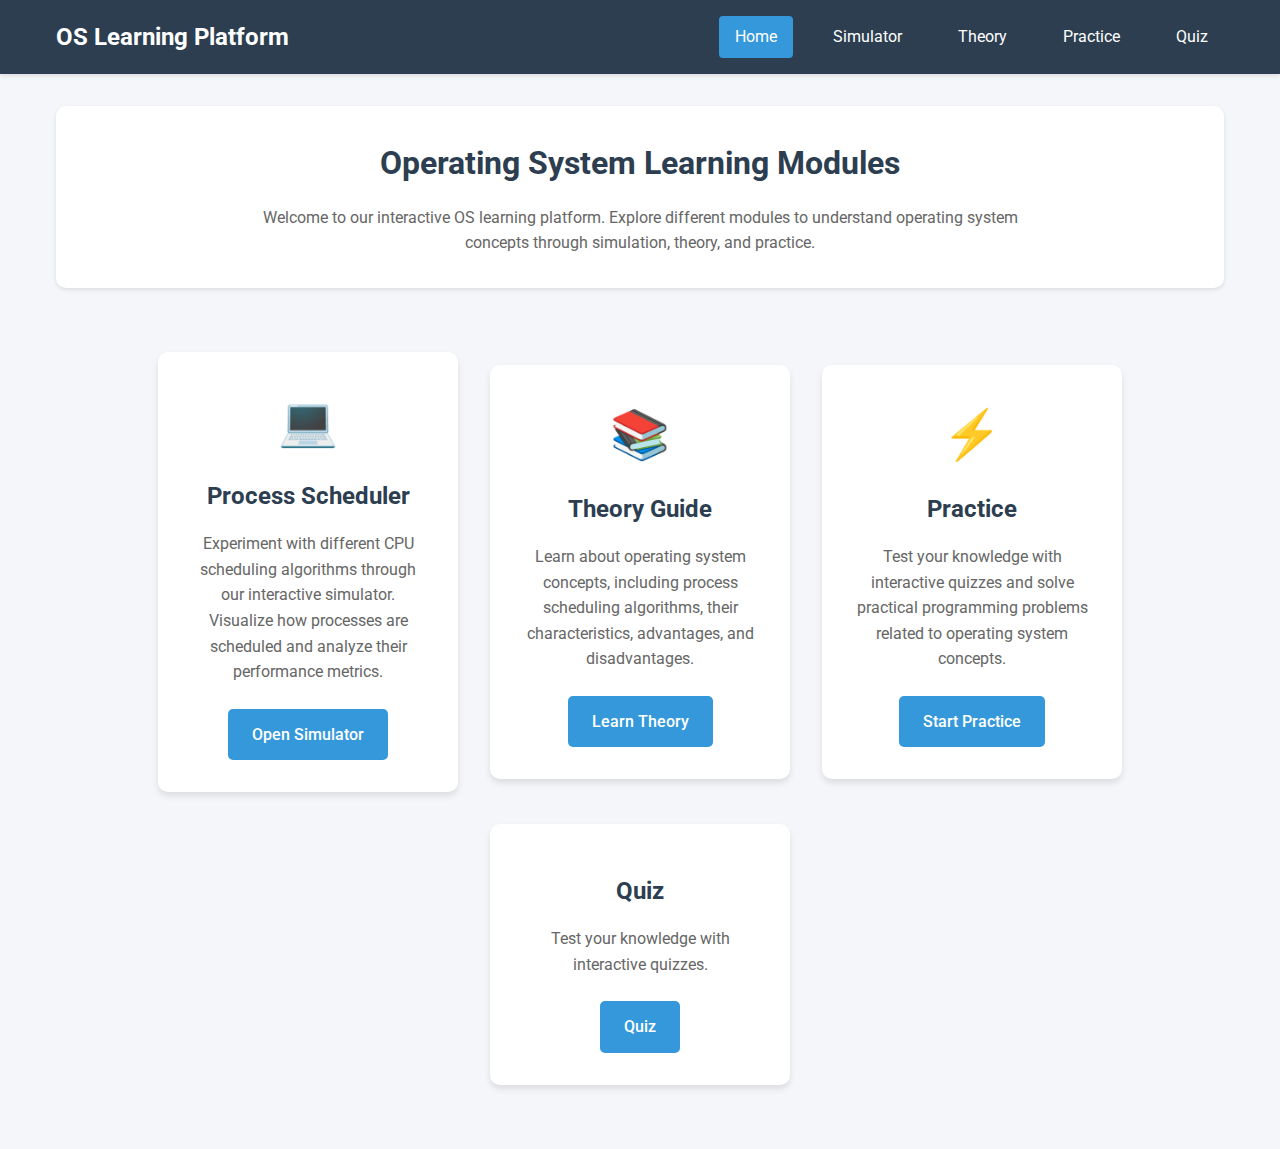
<file: index.html>
<!DOCTYPE html>
<html lang="en">
<head>
    <meta charset="UTF-8">
    <meta name="viewport" content="width=device-width, initial-scale=1.0">
    <title>OS Learning Modules</title>
    <link rel="stylesheet" href="styles.css">
    <link href="https://fonts.googleapis.com/css2?family=Roboto:wght@300;400;500;700&display=swap" rel="stylesheet">
    <style>
        .modules-container {
            display: flex;
            justify-content: center;
            align-items: center;
            min-height: 80vh;
            gap: 2rem;
            flex-wrap: wrap;
            padding: 2rem;
        }
        
        .module-card {
            background: white;
            border-radius: 10px;
            padding: 2rem;
            width: 300px;
            text-align: center;
            box-shadow: 0 4px 6px rgba(0, 0, 0, 0.1);
            transition: transform 0.3s ease;
        }
        
        .module-card:hover {
            transform: translateY(-5px);
        }
        
        .module-icon {
            font-size: 3rem;
            margin-bottom: 1rem;
            color: #3498db;
        }
        
        .module-title {
            font-size: 1.5rem;
            margin-bottom: 1rem;
            color: #2c3e50;
        }
        
        .module-description {
            color: #666;
            margin-bottom: 1.5rem;
            line-height: 1.6;
        }
        
        .module-button {
            display: inline-block;
            padding: 0.8rem 1.5rem;
            background-color: #3498db;
            color: white;
            text-decoration: none;
            border-radius: 5px;
            transition: background-color 0.3s ease;
            font-weight: 500;
        }
        
        .module-button:hover {
            background-color: #2980b9;
        }

        .welcome-header {
            text-align: center;
            padding: 2rem;
            background: white;
            border-radius: 10px;
            margin-bottom: 2rem;
            box-shadow: 0 2px 4px rgba(0, 0, 0, 0.1);
        }

        .welcome-header h1 {
            color: #2c3e50;
            margin-bottom: 1rem;
        }

        .welcome-header p {
            color: #666;
            max-width: 800px;
            margin: 0 auto;
            line-height: 1.6;
        }
    </style>
</head>
<body>
    <nav class="navbar">
        <div class="nav-container">
            <div class="nav-logo">OS Learning Platform</div>
            <div class="nav-links">
                <a href="#" class="nav-link active">Home</a>
                <a href="simulator.html" class="nav-link">Simulator</a>
                <a href="theory.html" class="nav-link">Theory</a>
                <a href="practice.html" class="nav-link">Practice</a>
                <a href="quiz.html" class="nav-link">Quiz</a>
            </div>
        </div>
    </nav>

    <div class="container">
        <div class="welcome-header">
            <h1>Operating System Learning Modules</h1>
            <p>Welcome to our interactive OS learning platform. Explore different modules to understand operating system concepts through simulation, theory, and practice.</p>
        </div>

        <div class="modules-container">
            <div class="module-card">
                <div class="module-icon">💻</div>
                <h2 class="module-title">Process Scheduler</h2>
                <p class="module-description">
                    Experiment with different CPU scheduling algorithms through our interactive simulator. Visualize how processes are scheduled and analyze their performance metrics.
                </p>
                <a href="simulator.html" class="module-button">Open Simulator</a>
                    </div>

            <div class="module-card">
                <div class="module-icon">📚</div>
                <h2 class="module-title">Theory Guide</h2>
                <p class="module-description">
                    Learn about operating system concepts, including process scheduling algorithms, their characteristics, advantages, and disadvantages.
                </p>
                <a href="theory.html" class="module-button">Learn Theory</a>
                </div>

            <div class="module-card">
                <div class="module-icon">⚡</div>
                <h2 class="module-title">Practice</h2>
                <p class="module-description">
                    Test your knowledge with interactive quizzes and solve practical programming problems related to operating system concepts.
                </p>
                <a href="practice.html" class="module-button">Start Practice</a>
                </div>
            <div class="module-card">
                <div class="module-icon"></div>
                <h2 class="module-title">Quiz</h2>
                <p class="module-description">
                    Test your knowledge with interactive quizzes.
                </p>
                <a href="quiz.html" class="module-button">Quiz</a>
        </div>
        
    </div>
</body>
</html>
</file>
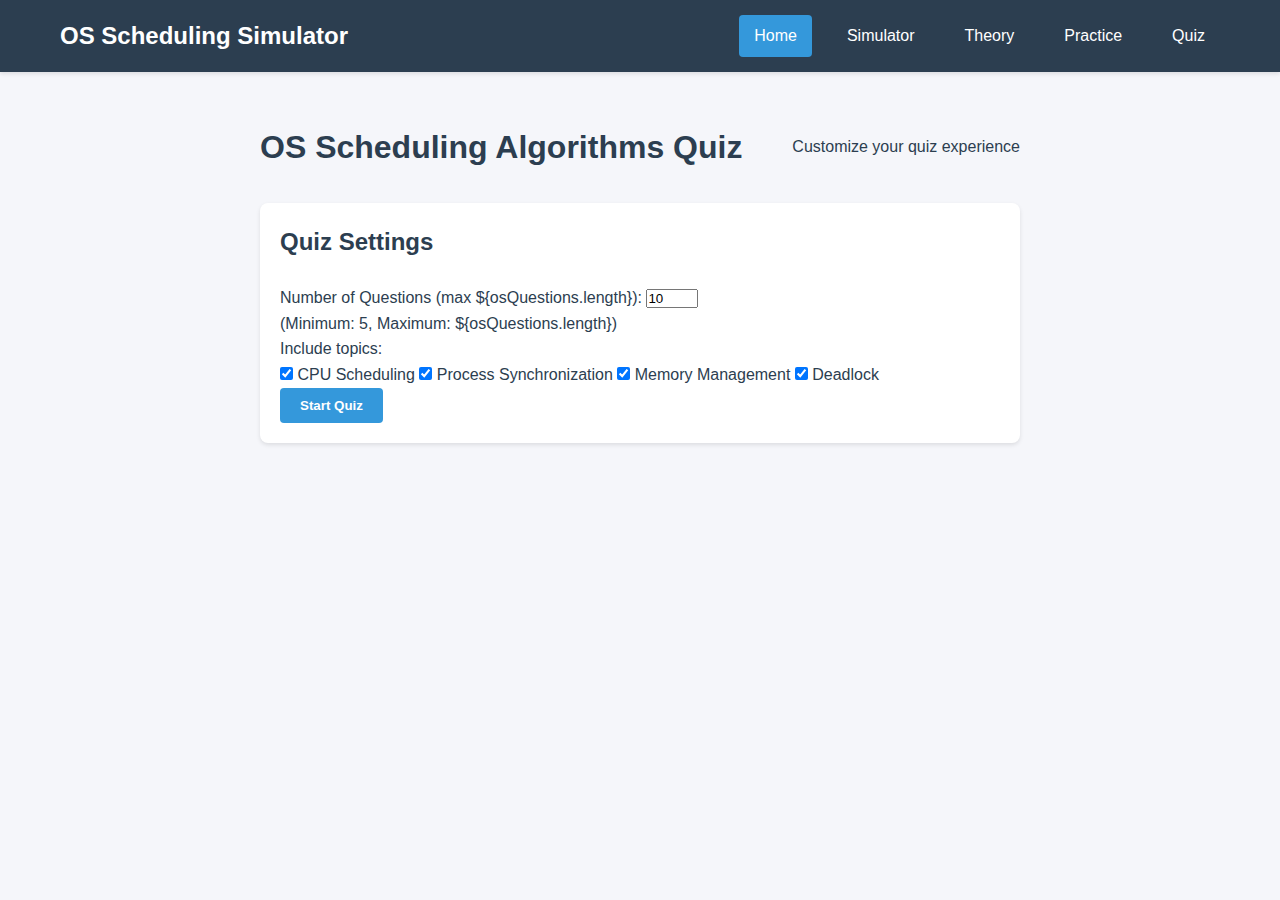
<file: quiz.html>
<!DOCTYPE html>
<html lang="en">
<head>
    <meta charset="UTF-8">
    <meta name="viewport" content="width=device-width, initial-scale=1.0">
    <title>OS Scheduling Quiz</title>
    <link rel="stylesheet" href="styles.css">
    <style>
        /* Common styles */
        .quiz-page {
            max-width: 800px;
            margin: 0 auto;
            padding: 20px;
        }

        .quiz-header {
            text-align: center;
            margin-bottom: 30px;
        }

        /* Navigation */
        .navbar {
            background-color: #2c3e50;
            padding: 15px 0;
            margin-bottom: 30px;
        }

        .nav-container {
            max-width: 1200px;
            margin: 0 auto;
            padding: 0 20px;
            display: flex;
            justify-content: space-between;
            align-items: center;
        }

        .nav-logo {
            color: white;
            font-size: 1.5em;
            font-weight: bold;
        }

        .nav-links {
            display: flex;
            gap: 20px;
        }

        .nav-link {
            color: white;
            text-decoration: none;
            padding: 8px 15px;
            border-radius: 4px;
            transition: background-color 0.3s;
        }

        .nav-link:hover {
            background-color: rgba(255, 255, 255, 0.1);
        }

        .nav-link.active {
            background-color: #3498db;
        }

        /* Quiz Progress */
        .quiz-progress {
            background-color: #f8f9fa;
            padding: 15px;
            border-radius: 8px;
            margin-bottom: 20px;
            display: flex;
            justify-content: space-between;
            align-items: center;
        }

        .progress-bar {
            flex-grow: 1;
            height: 10px;
            background-color: #eee;
            border-radius: 5px;
            margin: 0 15px;
            overflow: hidden;
        }

        .progress-fill {
            height: 100%;
            background-color: #3498db;
            width: 0%;
            transition: width 0.3s ease;
        }

        /* Quiz Components */
        .quiz-container, .setup-container {
            background-color: white;
            border-radius: 8px;
            box-shadow: 0 2px 4px rgba(0,0,0,0.1);
            padding: 20px;
            margin-bottom: 20px;
        }

        .quiz-question {
            margin-bottom: 20px;
        }

        .quiz-options {
            display: flex;
            flex-direction: column;
            gap: 10px;
            margin-top: 15px;
        }

        .quiz-option {
            padding: 15px;
            background-color: #f8f9fa;
            border: 1px solid #ddd;
            border-radius: 8px;
            cursor: pointer;
            transition: all 0.3s ease;
        }

        .quiz-option:hover {
            background-color: #e9ecef;
            transform: translateX(5px);
        }

        /* Feedback and Explanations */
        .quiz-feedback, .explanation-box {
            padding: 15px;
            border-radius: 8px;
            margin-top: 10px;
            display: none;
        }

        .feedback-correct {
            background-color: #d4edda;
            color: #155724;
            border: 1px solid #c3e6cb;
        }

        .feedback-incorrect {
            background-color: #f8d7da;
            color: #721c24;
            border: 1px solid #f5c6cb;
        }

        .explanation-box {
            background-color: #f8f9fa;
            border-left: 4px solid #3498db;
        }

        /* Quiz Complete */
        .quiz-complete {
            text-align: center;
            padding: 30px;
            background-color: #2c3e50;
            color: white;
            border-radius: 8px;
            margin-top: 20px;
            display: none;
        }

        .quiz-complete h2 {
            margin-bottom: 15px;
        }

        .quiz-complete .score {
            font-size: 48px;
            margin: 20px 0;
        }

        /* Buttons */
        .btn {
            border: none;
            padding: 10px 20px;
            border-radius: 4px;
            cursor: pointer;
            font-weight: bold;
            transition: all 0.3s ease;
            color: white;
        }

        .btn-restart { background-color: #3498db; }
        .btn-home { background-color: #2ecc71; }
        .btn-stop { background-color: #e74c3c; }
        .btn-confirm { background-color: #e74c3c; }
        .btn-cancel { background-color: #95a5a6; }
        .btn-exit { background-color: #e74c3c; }

        .btn:hover {
            opacity: 0.9;
            transform: translateY(-2px);
        }

        /* Dialogs */
        .dialog {
            display: none;
            position: fixed;
            top: 50%;
            left: 50%;
            transform: translate(-50%, -50%);
            background-color: white;
            padding: 20px;
            border-radius: 8px;
            box-shadow: 0 2px 10px rgba(0,0,0,0.1);
            z-index: 1000;
            text-align: center;
            min-width: 300px;
        }

        .overlay {
            display: none;
            position: fixed;
            top: 0;
            left: 0;
            right: 0;
            bottom: 0;
            background-color: rgba(0,0,0,0.5);
            z-index: 999;
        }

        /* Responsive Design */
        @media (max-width: 768px) {
            .quiz-page { padding: 10px; }
            .quiz-progress { flex-direction: column; gap: 10px; }
            .nav-container { 
                flex-direction: column; 
                gap: 10px; 
                text-align: center; 
            }
            .nav-links { 
                flex-direction: column; 
                gap: 10px; 
            }
        }
    </style>
</head>
<body>
    <nav class="navbar">
        <div class="nav-container">
            <div class="nav-logo">OS Scheduling Simulator</div>
            <div class="nav-links">
                   <a href="#" class="nav-link active">Home</a>
                <a href="simulator.html" class="nav-link">Simulator</a>
                <a href="theory.html" class="nav-link">Theory</a>
                <a href="practice.html" class="nav-link">Practice</a>
                <a href="quiz.html" class="nav-link">Quiz</a>
            </div>
        </div>
    </nav>

    <div id="quizSetup" class="quiz-page">
        <div class="quiz-header">
            <h1>OS Scheduling Algorithms Quiz</h1>
            <p>Customize your quiz experience</p>
        </div>
        <div class="setup-container">
            <h2>Quiz Settings</h2>
            <div class="setup-form">
                <div class="form-group">
                    <label for="questionCount">Number of Questions (max ${osQuestions.length}):</label>
                    <input type="number" id="questionCount" min="5" max="${osQuestions.length}" value="10">
                    <div class="range-info">(Minimum: 5, Maximum: ${osQuestions.length})</div>
                </div>
                <div class="topic-selection">
                    <label>Include topics:</label>
                    <div class="topic-options">
                        <label><input type="checkbox" checked value="scheduling"> CPU Scheduling</label>
                        <label><input type="checkbox" checked value="synchronization"> Process Synchronization</label>
                        <label><input type="checkbox" checked value="memory"> Memory Management</label>
                        <label><input type="checkbox" checked value="deadlock"> Deadlock</label>
                    </div>
                </div>
                <button onclick="startQuizWithSettings()" class="btn btn-restart">Start Quiz</button>
            </div>
        </div>
    </div>

    <div id="mainQuiz" class="quiz-page" style="display: none;">
        <div class="quiz-controls">
            <div class="quiz-progress">
                <span>Question <span id="currentQuestion">1</span> of <span id="totalQuestions">0</span></span>
                <div class="progress-bar">
                    <div class="progress-fill" id="progressBar"></div>
                </div>
            </div>
            <div class="quiz-score-display">
                Score: <span id="currentScore">0</span>/<span id="maxScore">0</span>
            </div>
            <button onclick="confirmStopQuiz()" class="btn btn-stop">Stop Quiz</button>
        </div>

        <div id="quizContainer" class="quiz-container">
            <!-- Questions will be loaded here -->
        </div>

        <div id="quizComplete" class="quiz-complete">
            <h2>Quiz Complete!</h2>
            <p>Your final score:</p>
            <div class="score">
                <span id="finalScore">0</span>%
            </div>
            <div class="action-buttons">
                <button onclick="restartQuiz()" class="btn btn-restart">Try Again</button>
                <button onclick="returnToSimulator()" class="btn btn-home">Return to Simulator</button>
            </div>
        </div>
    </div>

    <div class="overlay" id="overlay"></div>
    
    <div id="stopConfirmation" class="dialog">
        <h3>Stop Quiz?</h3>
        <p>Are you sure you want to stop the quiz? Your progress will be lost.</p>
        <div class="dialog-buttons">
            <button onclick="stopQuiz()" class="btn btn-confirm">Yes, Stop Quiz</button>
            <button onclick="hideConfirmation()" class="btn btn-cancel">Continue Quiz</button>
        </div>
    </div>

    <div id="exitConfirmation" class="dialog">
        <h3>Exit Quiz?</h3>
        <p>Are you sure you want to exit? Your progress will not be saved.</p>
        <div class="dialog-buttons">
            <button onclick="exitQuiz()" class="btn btn-confirm">Yes, Exit Quiz</button>
            <button onclick="hideExitConfirmation()" class="btn btn-cancel">Continue Quiz</button>
        </div>
    </div>

    <script src="quiz.js"></script>
</body>
</html>
</file>
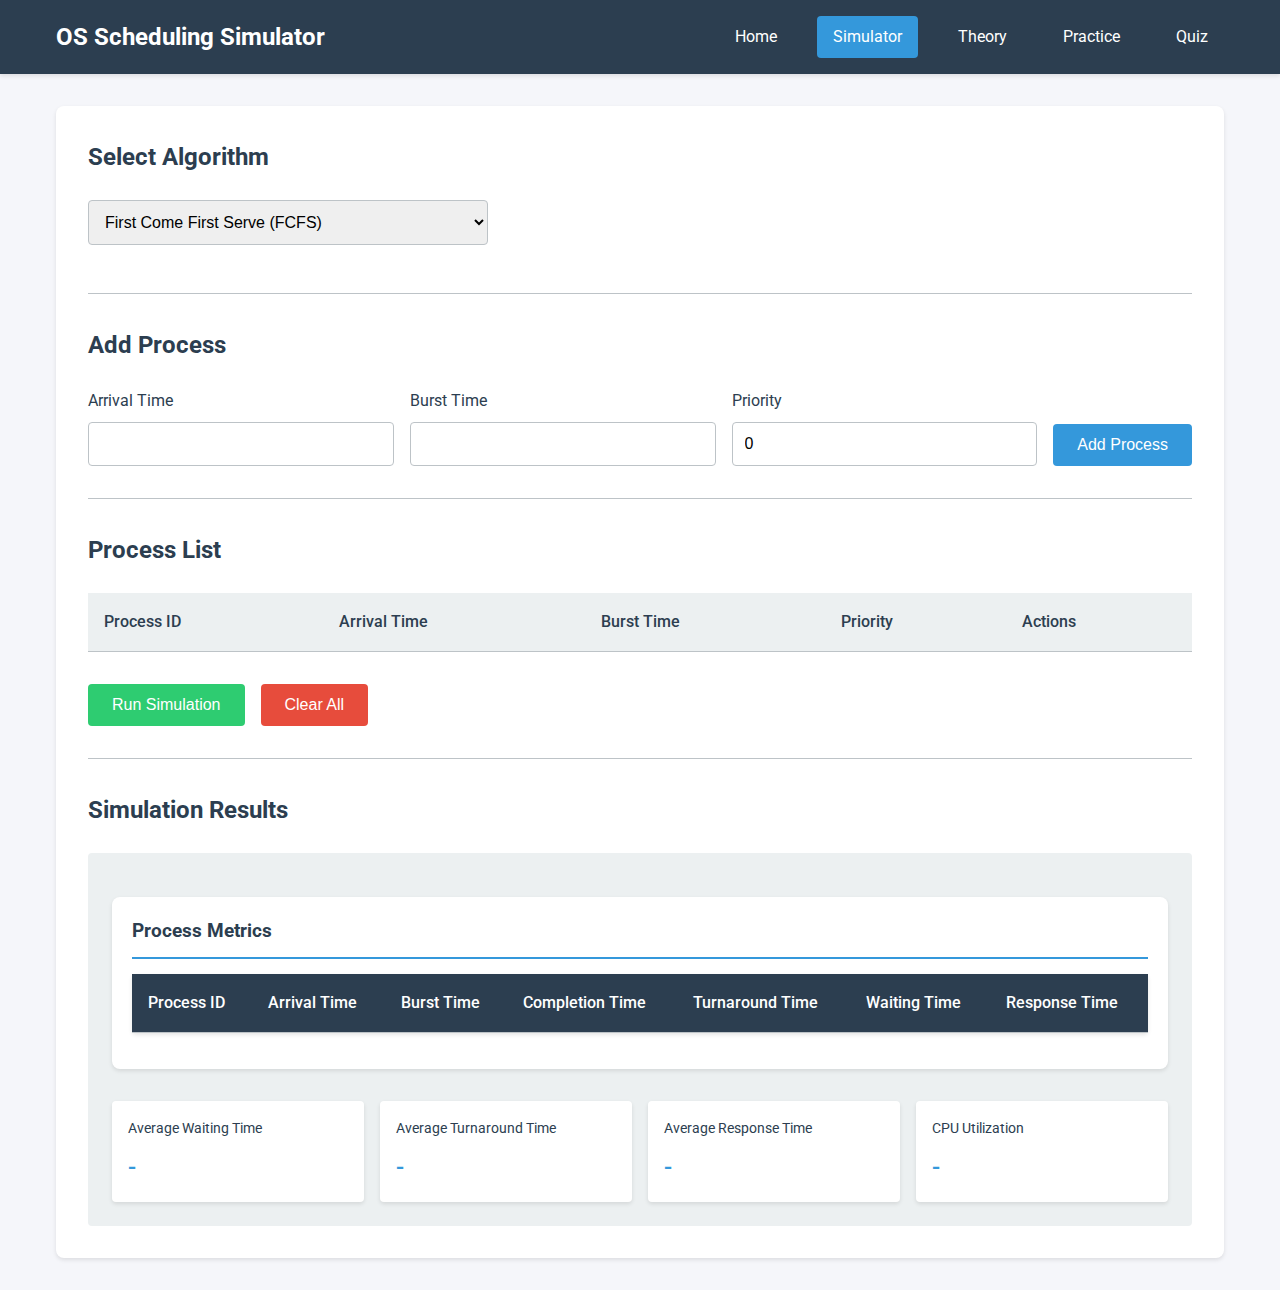
<file: simulator.html>
<!DOCTYPE html>
<html lang="en">
<head>
    <meta charset="UTF-8">
    <meta name="viewport" content="width=device-width, initial-scale=1.0">
    <title>OS Process Scheduler - Simulator</title>
    <link rel="stylesheet" href="styles.css">
    <link href="https://fonts.googleapis.com/css2?family=Roboto:wght@300;400;500;700&display=swap" rel="stylesheet">
</head>
<body>
   <nav class="navbar">
    <div class="nav-container">
        <div class="nav-logo">OS Scheduling Simulator</div>
        <div class="nav-links">
            <a href="../index.html" class="nav-link">Home</a>
            <a href="simulator.html" class="nav-link active">Simulator</a>
            <a href="../theory.html" class="nav-link">Theory</a>
            <a href="../practice.html" class="nav-link">Practice</a>
            <a href="../quiz.html" class="nav-link">Quiz</a>
        </div>
    </div>
</nav>



    <div class="container">
        <div class="main-content">
            <!-- Algorithm Selection -->
            <section class="algorithm-section">
                <h2>Select Algorithm</h2>
                <select id="algorithmSelect">
                    <option value="fcfs">First Come First Serve (FCFS)</option>
                    <option value="sjf">Shortest Job First (SJF) - (Non-Premptive Version)</option>
                    <option value="sjfp">Shortest Job First (SJF)- (Premptive Version)</option>
                    <option value="rr">Round Robin (RR)</option>
                    <option value="priority">Priority Scheduling</option>
                    <option value="srtf">Shortest Remaining Time First (SRTF)</option>
                </select>
                <div id="quantumInput" style="display: none;">
                    <input type="number" id="timeQuantum" placeholder="Time Quantum" min="1" value="2">
                </div>
            </section>

            <!-- Process Input Section -->
            <section class="input-section">
                <h2>Add Process</h2>
                <form id="processForm">
                    <div class="input-group">
                        <div class="input-field">
                            <label for="arrivalTime">Arrival Time</label>
                            <input type="number" id="arrivalTime" required min="0">
                        </div>
                        <div class="input-field">
                            <label for="burstTime">Burst Time</label>
                            <input type="number" id="burstTime" required min="1">
                        </div>
                        <div class="input-field">
                            <label for="priority">Priority</label>
                            <input type="number" id="priority" value="0" min="0">
                        </div>
                        <button type="submit" class="btn-add">Add Process</button>
                    </div>
                </form>
            </section>

            <!-- Process Table -->
            <section class="process-table">
                <h2>Process List</h2>
                <div class="table-container">
                    <table id="processTable">
                        <thead>
                            <tr>
                                <th>Process ID</th>
                                <th>Arrival Time</th>
                                <th>Burst Time</th>
                                <th>Priority</th>
                                <th>Actions</th>
                            </tr>
                        </thead>
                        <tbody id="processTableBody"></tbody>
                    </table>
                </div>
                <div class="table-actions">
                    <button onclick="runSimulation()" class="btn-simulate">Run Simulation</button>
                    <button onclick="clearAllProcesses()" class="btn-clear">Clear All</button>
                </div>
            </section>

            <!-- Results Section -->
            <section class="results-section">
                <h2>Simulation Results</h2>
                <div class="results-container">
                    <div id="ganttChart"></div>
                    
                    <!-- Process Metrics Table -->
                    <div class="process-metrics">
                        <h3>Process Metrics</h3>
                        <table id="metricsTable">
                            <thead>
                                <tr>
                                    <th>Process ID</th>
                                    <th>Arrival Time</th>
                                    <th>Burst Time</th>
                                    <th>Completion Time</th>
                                    <th>Turnaround Time</th>
                                    <th>Waiting Time</th>
                                    <th>Response Time</th>
                                </tr>
                            </thead>
                            <tbody id="metricsTableBody"></tbody>
                        </table>
                    </div>

                    <div class="metrics-summary">
                        <div class="metric-card">
                            <span class="metric-label">Average Waiting Time</span>
                            <span id="avgWaitingTime" class="metric-value">-</span>
                        </div>
                        <div class="metric-card">
                            <span class="metric-label">Average Turnaround Time</span>
                            <span id="avgTurnaroundTime" class="metric-value">-</span>
                        </div>
                        <div class="metric-card">
                            <span class="metric-label">Average Response Time</span>
                            <span id="avgResponseTime" class="metric-value">-</span>
                        </div>
                        <div class="metric-card">
                            <span class="metric-label">CPU Utilization</span>
                            <span id="cpuUtilization" class="metric-value">-</span>
                        </div>
                    </div>
                </div>
            </section>
        </div>
    </div>

    <script src="script.js"></script>
</body>
</html>
</file>
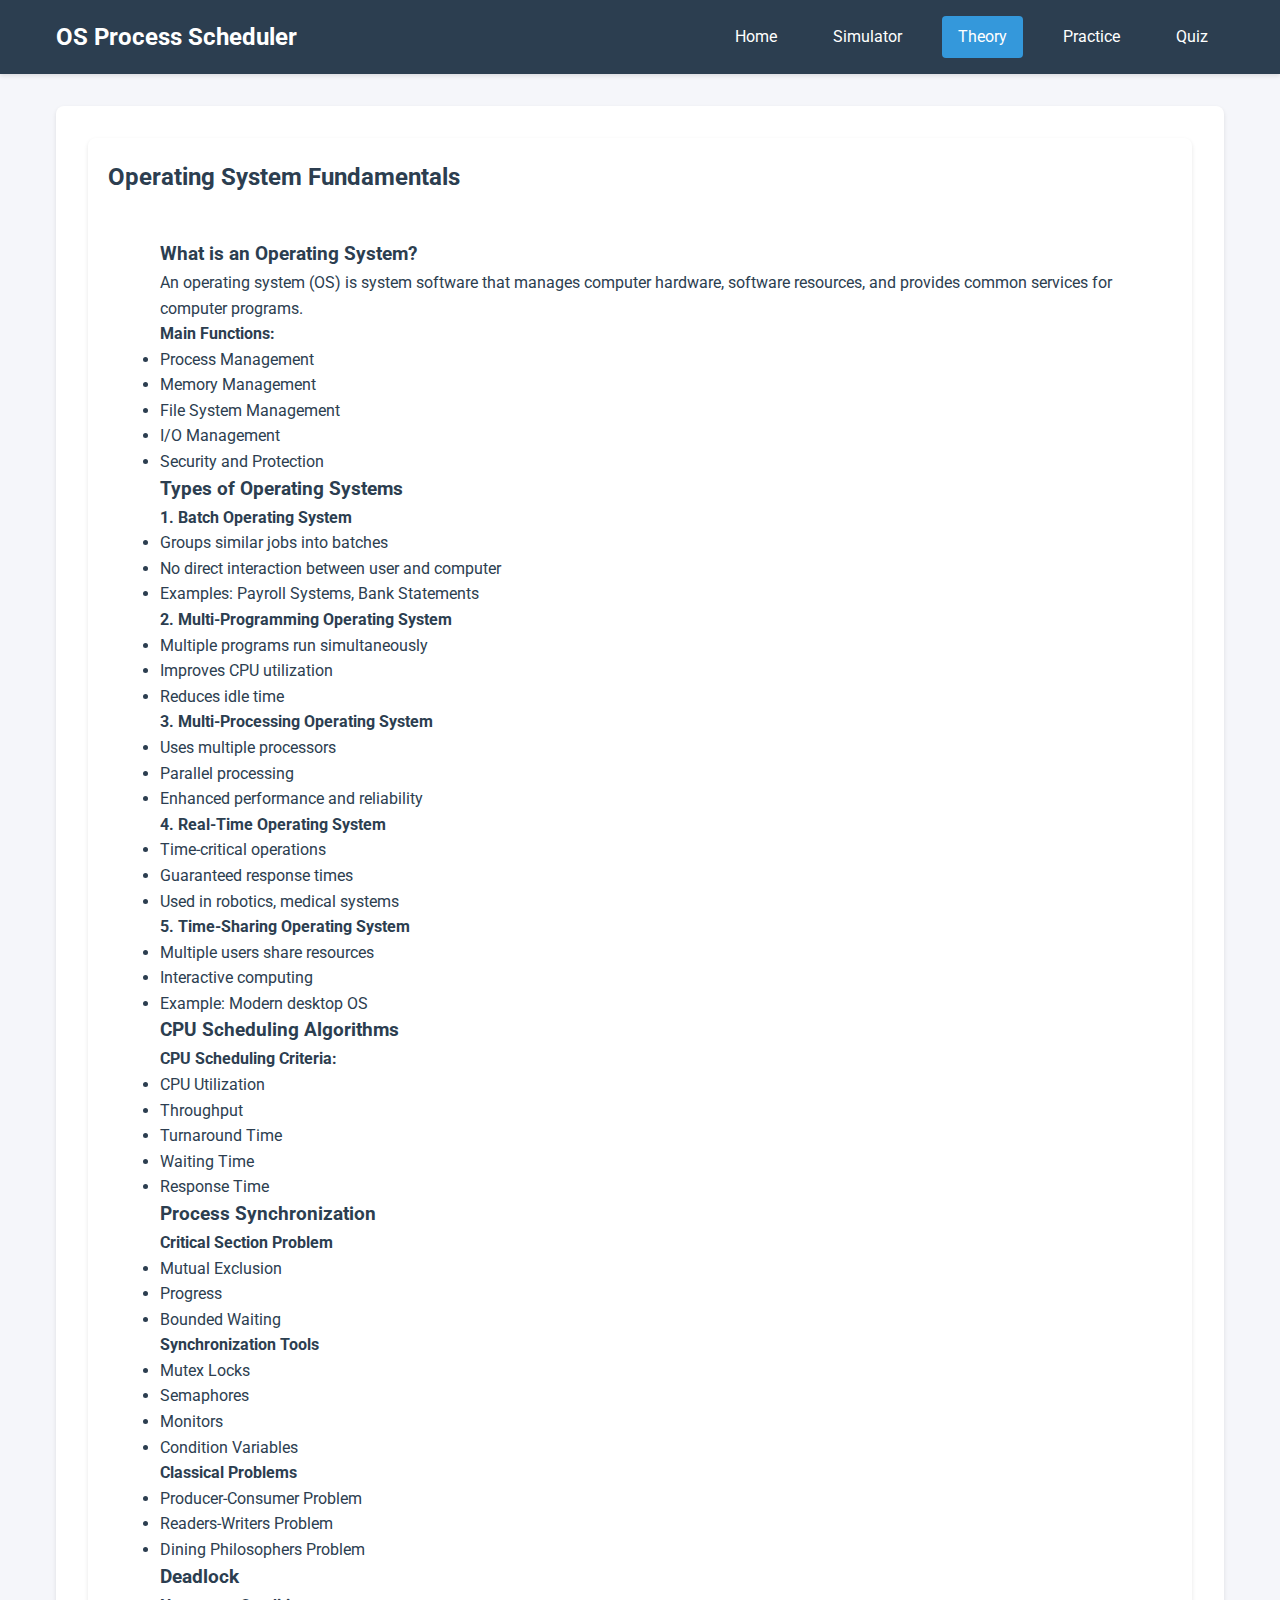
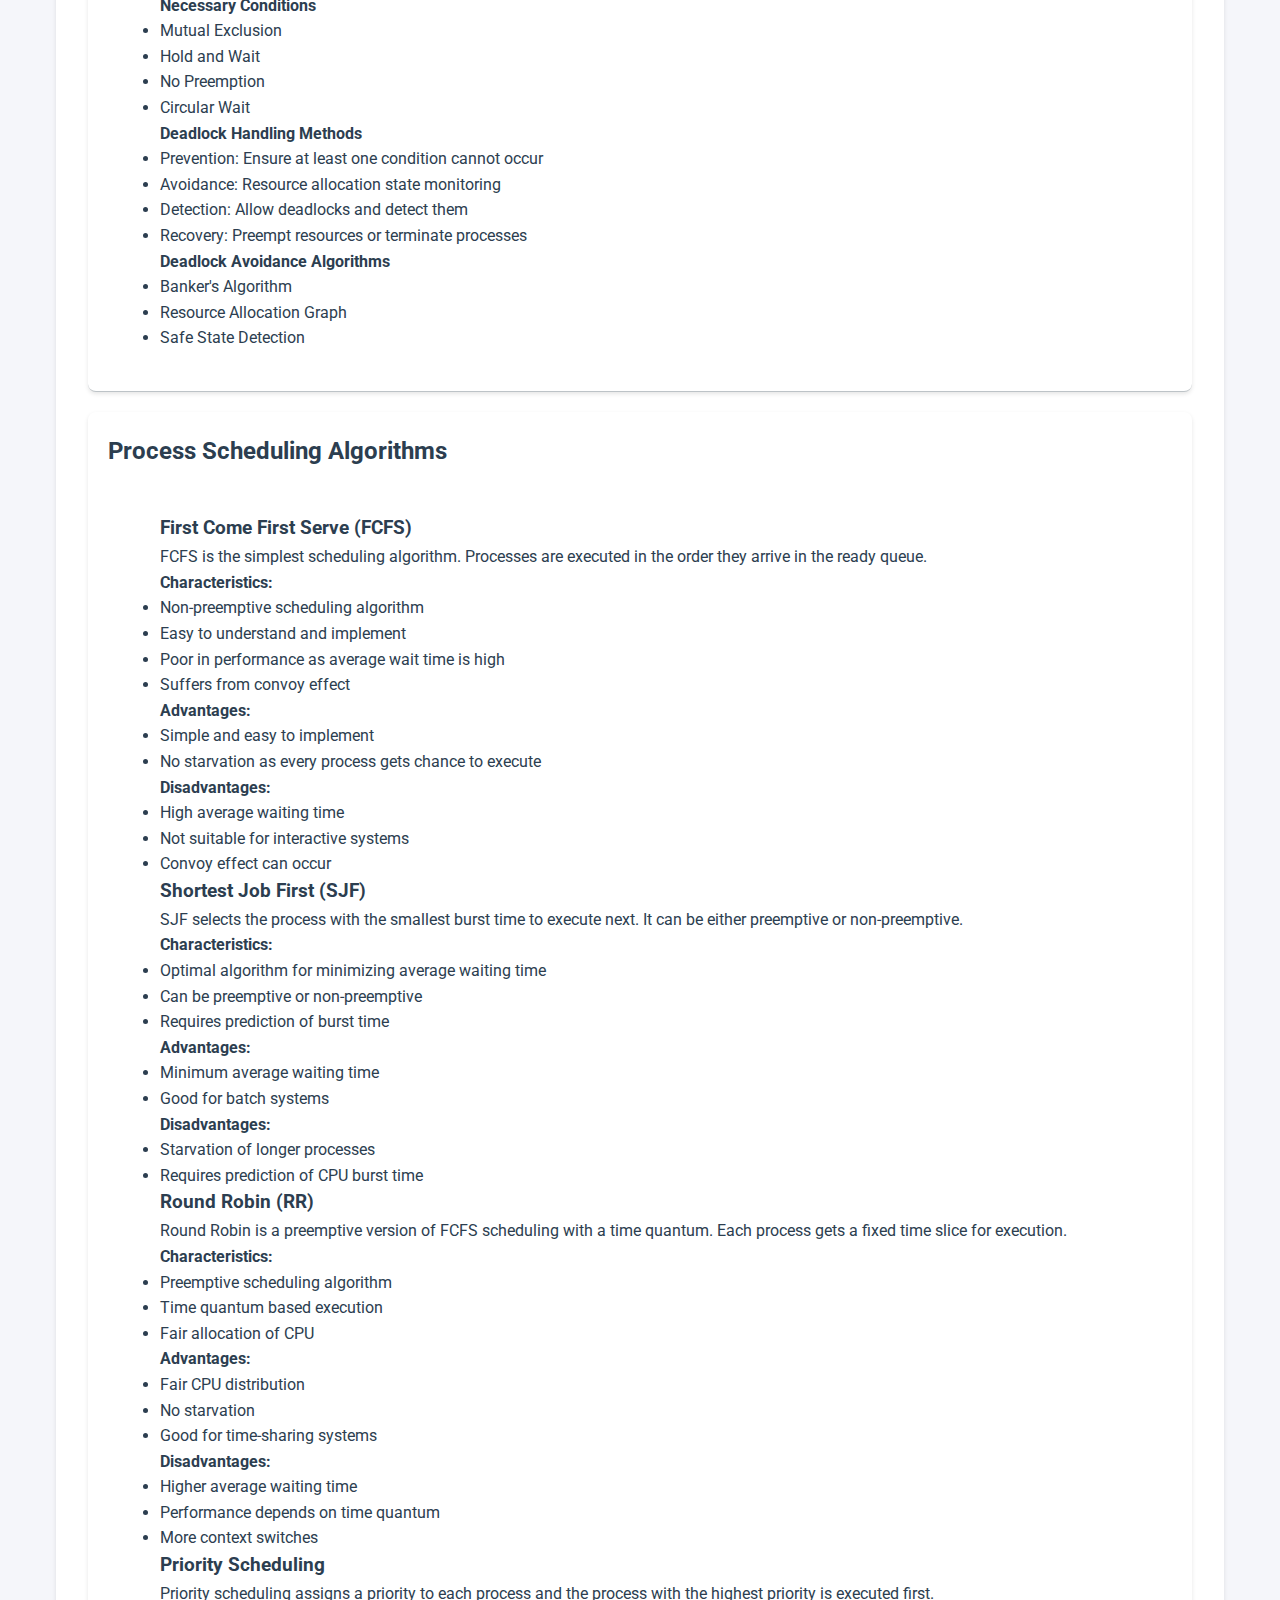
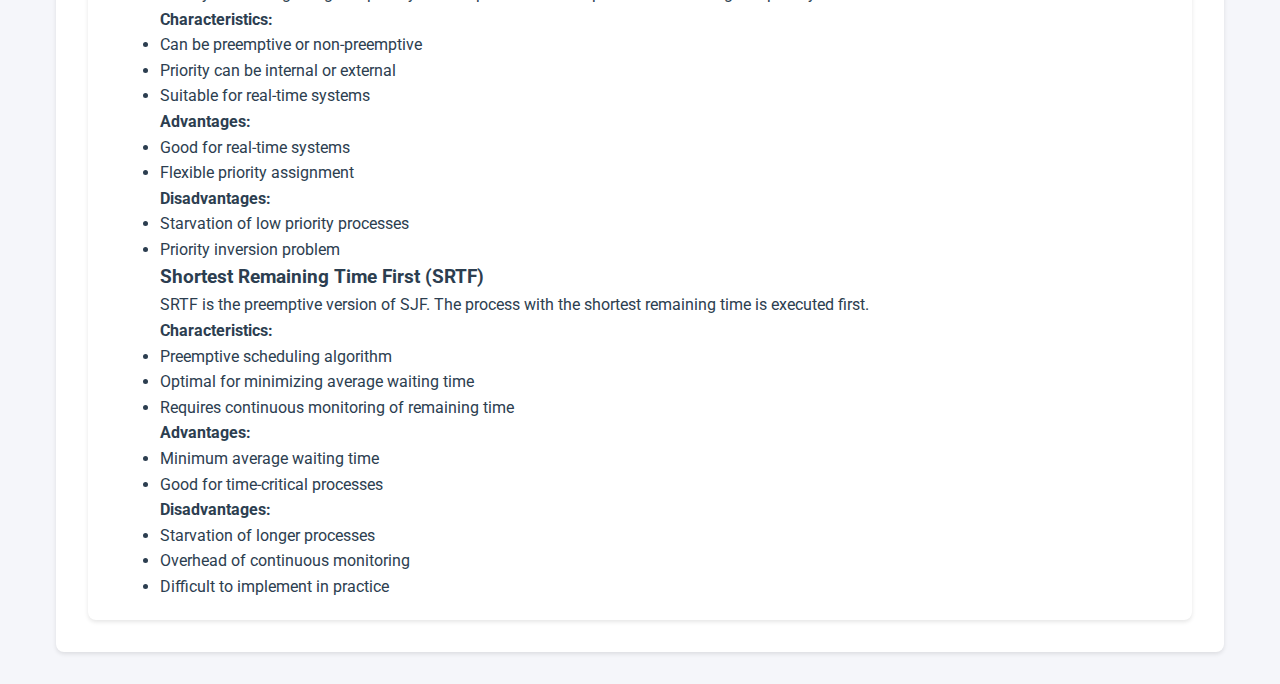
<file: theory.html>
<!DOCTYPE html>
<html lang="en">
<head>
    <meta charset="UTF-8">
    <meta name="viewport" content="width=device-width, initial-scale=1.0">
    <title>OS Theory - Process Scheduling</title>
    <link rel="stylesheet" href="styles.css">
    <link href="https://fonts.googleapis.com/css2?family=Roboto:wght@300;400;500;700&display=swap" rel="stylesheet">
    <style>
        .theory-content {
            max-width: 1000px;
            margin: 0 auto;
            padding: 20px;
        }

        .theory-section {
            background: white;
            border-radius: 8px;
            padding: 20px;
            margin-bottom: 20px;
            box-shadow: 0 2px 4px rgba(0, 0, 0, 0.1);
        }

        .theory-nav {
            position: sticky;
            top: 20px;
            background: white;
            padding: 15px;
            border-radius: 8px;
            margin-bottom: 20px;
        }

        .theory-nav ul {
            list-style: none;
            padding: 0;
        }

        .theory-nav li {
            margin: 8px 0;
        }

        .theory-nav a {
            color: #2c3e50;
            text-decoration: none;
            transition: color 0.3s;
        }

        .theory-nav a:hover {
            color: #3498db;
        }

        .topic-title {
            color: #2c3e50;
            border-bottom: 2px solid #3498db;
            padding-bottom: 10px;
            margin-bottom: 20px;
        }

        .subtopic {
            margin: 15px 0;
            padding-left: 20px;
        }

        .code-example {
            background: #f8f9fa;
            padding: 15px;
            border-radius: 5px;
            margin: 10px 0;
            font-family: monospace;
        }

        .important-note {
            background: #fff3cd;
            border-left: 4px solid #ffc107;
            padding: 15px;
            margin: 10px 0;
        }
    </style>
</head>
<body>
    <nav class="navbar">
        <div class="nav-container">
            <div class="nav-logo">OS Process Scheduler</div>
            <div class="nav-links">
                <a href="index.html" class="nav-link">Home</a>
                <a href="simulator.html" class="nav-link">Simulator</a>
                <a href="theory.html" class="nav-link active">Theory</a>
                <a href="practice.html" class="nav-link">Practice</a>
                <a href="quiz.html" class="nav-link">Quiz</a>
            </div>
        </div>
    </nav>

    <div class="container">
        <div class="main-content">
            <section class="theory-section">
                <h2>Operating System Fundamentals</h2>
                <div class="theory-content">
                    <article class="algorithm-theory">
                        <h3>What is an Operating System?</h3>
                        <p>An operating system (OS) is system software that manages computer hardware, software resources, and provides common services for computer programs.</p>
                        <div class="theory-details">
                            <h4>Main Functions:</h4>
                            <ul>
                                <li>Process Management</li>
                                <li>Memory Management</li>
                                <li>File System Management</li>
                                <li>I/O Management</li>
                                <li>Security and Protection</li>
                            </ul>
                        </div>
                    </article>

                    <article class="algorithm-theory">
                        <h3>Types of Operating Systems</h3>
                        <div class="theory-details">
                            <h4>1. Batch Operating System</h4>
                            <ul>
                                <li>Groups similar jobs into batches</li>
                                <li>No direct interaction between user and computer</li>
                                <li>Examples: Payroll Systems, Bank Statements</li>
                            </ul>

                            <h4>2. Multi-Programming Operating System</h4>
                            <ul>
                                <li>Multiple programs run simultaneously</li>
                                <li>Improves CPU utilization</li>
                                <li>Reduces idle time</li>
                            </ul>

                            <h4>3. Multi-Processing Operating System</h4>
                            <ul>
                                <li>Uses multiple processors</li>
                                <li>Parallel processing</li>
                                <li>Enhanced performance and reliability</li>
                            </ul>

                            <h4>4. Real-Time Operating System</h4>
                            <ul>
                                <li>Time-critical operations</li>
                                <li>Guaranteed response times</li>
                                <li>Used in robotics, medical systems</li>
                            </ul>

                            <h4>5. Time-Sharing Operating System</h4>
                            <ul>
                                <li>Multiple users share resources</li>
                                <li>Interactive computing</li>
                                <li>Example: Modern desktop OS</li>
                            </ul>
                        </div>
                    </article>

                    <article class="algorithm-theory">
                        <h3>CPU Scheduling Algorithms</h3>
                        <div class="theory-details">
                            <h4>CPU Scheduling Criteria:</h4>
                            <ul>
                                <li>CPU Utilization</li>
                                <li>Throughput</li>
                                <li>Turnaround Time</li>
                                <li>Waiting Time</li>
                                <li>Response Time</li>
                            </ul>
                        </div>
                    </article>

                    <article class="algorithm-theory">
                        <h3>Process Synchronization</h3>
                        <div class="theory-details">
                            <h4>Critical Section Problem</h4>
                            <ul>
                                <li>Mutual Exclusion</li>
                                <li>Progress</li>
                                <li>Bounded Waiting</li>
                            </ul>

                            <h4>Synchronization Tools</h4>
                            <ul>
                                <li>Mutex Locks</li>
                                <li>Semaphores</li>
                                <li>Monitors</li>
                                <li>Condition Variables</li>
                            </ul>

                            <h4>Classical Problems</h4>
                            <ul>
                                <li>Producer-Consumer Problem</li>
                                <li>Readers-Writers Problem</li>
                                <li>Dining Philosophers Problem</li>
                            </ul>
                        </div>
                    </article>

                    <article class="algorithm-theory">
                        <h3>Deadlock</h3>
                        <div class="theory-details">
                            <h4>Necessary Conditions</h4>
                            <ul>
                                <li>Mutual Exclusion</li>
                                <li>Hold and Wait</li>
                                <li>No Preemption</li>
                                <li>Circular Wait</li>
                            </ul>

                            <h4>Deadlock Handling Methods</h4>
                            <ul>
                                <li>Prevention: Ensure at least one condition cannot occur</li>
                                <li>Avoidance: Resource allocation state monitoring</li>
                                <li>Detection: Allow deadlocks and detect them</li>
                                <li>Recovery: Preempt resources or terminate processes</li>
                            </ul>

                            <h4>Deadlock Avoidance Algorithms</h4>
                            <ul>
                                <li>Banker's Algorithm</li>
                                <li>Resource Allocation Graph</li>
                                <li>Safe State Detection</li>
                            </ul>
                        </div>
                    </article>

                </div>
            </section>

            <section class="theory-section">
                <h2>Process Scheduling Algorithms</h2>
                <div class="theory-content">
                    <article class="algorithm-theory">
                        <h3>First Come First Serve (FCFS)</h3>
                        <p>FCFS is the simplest scheduling algorithm. Processes are executed in the order they arrive in the ready queue.</p>
                        <div class="theory-details">
                            <h4>Characteristics:</h4>
                            <ul>
                                <li>Non-preemptive scheduling algorithm</li>
                                <li>Easy to understand and implement</li>
                                <li>Poor in performance as average wait time is high</li>
                                <li>Suffers from convoy effect</li>
                            </ul>
                            <h4>Advantages:</h4>
                            <ul>
                                <li>Simple and easy to implement</li>
                                <li>No starvation as every process gets chance to execute</li>
                            </ul>
                            <h4>Disadvantages:</h4>
                            <ul>
                                <li>High average waiting time</li>
                                <li>Not suitable for interactive systems</li>
                                <li>Convoy effect can occur</li>
                            </ul>
                        </div>
                    </article>

                    <article class="algorithm-theory">
                        <h3>Shortest Job First (SJF)</h3>
                        <p>SJF selects the process with the smallest burst time to execute next. It can be either preemptive or non-preemptive.</p>
                        <div class="theory-details">
                            <h4>Characteristics:</h4>
                            <ul>
                                <li>Optimal algorithm for minimizing average waiting time</li>
                                <li>Can be preemptive or non-preemptive</li>
                                <li>Requires prediction of burst time</li>
                            </ul>
                            <h4>Advantages:</h4>
                            <ul>
                                <li>Minimum average waiting time</li>
                                <li>Good for batch systems</li>
                            </ul>
                            <h4>Disadvantages:</h4>
                            <ul>
                                <li>Starvation of longer processes</li>
                                <li>Requires prediction of CPU burst time</li>
                            </ul>
                        </div>
                    </article>

                    <article class="algorithm-theory">
                        <h3>Round Robin (RR)</h3>
                        <p>Round Robin is a preemptive version of FCFS scheduling with a time quantum. Each process gets a fixed time slice for execution.</p>
                        <div class="theory-details">
                            <h4>Characteristics:</h4>
                            <ul>
                                <li>Preemptive scheduling algorithm</li>
                                <li>Time quantum based execution</li>
                                <li>Fair allocation of CPU</li>
                            </ul>
                            <h4>Advantages:</h4>
                            <ul>
                                <li>Fair CPU distribution</li>
                                <li>No starvation</li>
                                <li>Good for time-sharing systems</li>
                            </ul>
                            <h4>Disadvantages:</h4>
                            <ul>
                                <li>Higher average waiting time</li>
                                <li>Performance depends on time quantum</li>
                                <li>More context switches</li>
                            </ul>
                        </div>
                    </article>

                    <article class="algorithm-theory">
                        <h3>Priority Scheduling</h3>
                        <p>Priority scheduling assigns a priority to each process and the process with the highest priority is executed first.</p>
                        <div class="theory-details">
                            <h4>Characteristics:</h4>
                            <ul>
                                <li>Can be preemptive or non-preemptive</li>
                                <li>Priority can be internal or external</li>
                                <li>Suitable for real-time systems</li>
                            </ul>
                            <h4>Advantages:</h4>
                            <ul>
                                <li>Good for real-time systems</li>
                                <li>Flexible priority assignment</li>
                            </ul>
                            <h4>Disadvantages:</h4>
                            <ul>
                                <li>Starvation of low priority processes</li>
                                <li>Priority inversion problem</li>
                            </ul>
                        </div>
                    </article>

                    <article class="algorithm-theory">
                        <h3>Shortest Remaining Time First (SRTF)</h3>
                        <p>SRTF is the preemptive version of SJF. The process with the shortest remaining time is executed first.</p>
                        <div class="theory-details">
                            <h4>Characteristics:</h4>
                            <ul>
                                <li>Preemptive scheduling algorithm</li>
                                <li>Optimal for minimizing average waiting time</li>
                                <li>Requires continuous monitoring of remaining time</li>
                            </ul>
                            <h4>Advantages:</h4>
                            <ul>
                                <li>Minimum average waiting time</li>
                                <li>Good for time-critical processes</li>
                            </ul>
                            <h4>Disadvantages:</h4>
                            <ul>
                                <li>Starvation of longer processes</li>
                                <li>Overhead of continuous monitoring</li>
                                <li>Difficult to implement in practice</li>
                            </ul>
                        </div>
                    </article>
                </div>
            </section>
        </div>
    </div>

    <script>
        // Add smooth scrolling for theory navigation
        document.querySelectorAll('a[href^="#"]').forEach(anchor => {
            anchor.addEventListener('click', function (e) {
                e.preventDefault();
                document.querySelector(this.getAttribute('href')).scrollIntoView({
                    behavior: 'smooth'
                });
            });
        });
    </script>
</body>
</html>
</file>
<file: styles.css>
/* Global Styles */
:root {
    --primary-color: #3498db;
    --secondary-color: #2ecc71;
    --danger-color: #e74c3c;
    --warning-color: #f1c40f;
    --dark-color: #2c3e50;
    --light-color: #ecf0f1;
    --border-color: #bdc3c7;
}

* {
    margin: 0;
    padding: 0;
    box-sizing: border-box;
}

body {
    font-family: 'Roboto', sans-serif;
    line-height: 1.6;
    background-color: #f5f6fa;
    color: var(--dark-color);
}

/* Navigation */
.navbar {
    background-color: var(--dark-color);
    padding: 1rem 0;
    box-shadow: 0 2px 4px rgba(0, 0, 0, 0.1);
}

.nav-container {
    max-width: 1200px;
    margin: 0 auto;
    display: flex;
    justify-content: space-between;
    align-items: center;
    padding: 0 1rem;
}

.nav-logo {
    color: white;
    font-size: 1.5rem;
    font-weight: 700;
}

.nav-links {
    display: flex;
    gap: 1.5rem;
}

.nav-link {
    color: white;
    text-decoration: none;
    padding: 0.5rem 1rem;
    border-radius: 4px;
    transition: background-color 0.3s;
}

.nav-link:hover {
    background-color: rgba(255, 255, 255, 0.1);
}

.nav-link.active {
    background-color: var(--primary-color);
}

/* Container */
.container {
    max-width: 1200px;
    margin: 2rem auto;
    padding: 0 1rem;
}

/* Main Content */
.main-content {
    background-color: white;
    border-radius: 8px;
    box-shadow: 0 2px 4px rgba(0, 0, 0, 0.1);
    padding: 2rem;
}

/* Sections */
section {
    margin-bottom: 2rem;
    padding-bottom: 2rem;
    border-bottom: 1px solid var(--border-color);
}

section:last-child {
    border-bottom: none;
    margin-bottom: 0;
    padding-bottom: 0;
}

h2 {
    color: var(--dark-color);
    margin-bottom: 1.5rem;
    font-size: 1.5rem;
}

/* Algorithm Selection */
.algorithm-section select {
    width: 100%;
    max-width: 400px;
    padding: 0.75rem;
    border: 1px solid var(--border-color);
    border-radius: 4px;
    font-size: 1rem;
    margin-bottom: 1rem;
}

#quantumInput {
    margin-top: 1rem;
}

#quantumInput input {
    width: 100%;
    max-width: 200px;
    padding: 0.75rem;
    border: 1px solid var(--border-color);
    border-radius: 4px;
    font-size: 1rem;
}

/* Input Section */
.input-group {
    display: flex;
    gap: 1rem;
    flex-wrap: wrap;
    align-items: flex-end;
}

.input-field {
    flex: 1;
    min-width: 200px;
}

.input-field label {
    display: block;
    margin-bottom: 0.5rem;
    color: var(--dark-color);
}

.input-field input {
    width: 100%;
    padding: 0.75rem;
    border: 1px solid var(--border-color);
    border-radius: 4px;
    font-size: 1rem;
}

/* Buttons */
.btn-add, .btn-simulate, .btn-clear, .btn-remove {
    padding: 0.75rem 1.5rem;
    border: none;
    border-radius: 4px;
    font-size: 1rem;
    cursor: pointer;
    transition: background-color 0.3s;
}

.btn-add {
    background-color: var(--primary-color);
    color: white;
}

.btn-simulate {
    background-color: var(--secondary-color);
    color: white;
}

.btn-clear {
    background-color: var(--danger-color);
    color: white;
}

.btn-remove {
    background-color: var(--danger-color);
    color: white;
    padding: 0.5rem 1rem;
    font-size: 0.9rem;
}

.btn-add:hover, .btn-simulate:hover, .btn-clear:hover, .btn-remove:hover {
    opacity: 0.9;
}

/* Process Table */
.table-container {
    overflow-x: auto;
    margin-bottom: 1rem;
}

table {
    width: 100%;
    border-collapse: collapse;
    margin-bottom: 1rem;
}

th, td {
    padding: 1rem;
    text-align: left;
    border-bottom: 1px solid var(--border-color);
}

th {
    background-color: var(--light-color);
    font-weight: 500;
}

.table-actions {
    display: flex;
    gap: 1rem;
    margin-top: 1rem;
}

/* Results Section */
.results-container {
    background-color: var(--light-color);
    padding: 1.5rem;
    border-radius: 4px;
}

/* Gantt Chart */
.gantt-wrapper {
    position: relative;
    margin-bottom: 2rem;
    overflow-x: auto;
}

.gantt-time-scale {
    position: relative;
    height: 30px;
    margin-bottom: 1rem;
}

.time-marker {
    position: absolute;
    transform: translateX(-50%);
    font-size: 0.8rem;
    color: var(--dark-color);
}

.gantt-container {
    position: relative;
}

.process-row {
    display: flex;
    margin-bottom: 0.5rem;
    height: 40px;
}

.process-label {
    width: 80px;
    padding: 0.5rem;
    background-color: var(--dark-color);
    color: white;
    text-align: center;
    border-radius: 4px;
    margin-right: 1rem;
}

.process-timeline {
    position: relative;
    flex-grow: 1;
    background-color: white;
    border-radius: 4px;
}

.process-block {
    position: absolute;
    height: 100%;
    border-radius: 4px;
    display: flex;
    align-items: center;
    justify-content: center;
    color: white;
    font-size: 0.8rem;
    transition: opacity 0.3s;
}

.process-block:hover {
    opacity: 0.9;
}

.block-info {
    display: none;
    position: absolute;
    bottom: 100%;
    left: 50%;
    transform: translateX(-50%);
    background-color: rgba(0, 0, 0, 0.8);
    color: white;
    padding: 0.5rem;
    border-radius: 4px;
    font-size: 0.8rem;
    white-space: nowrap;
}

.process-block:hover .block-info {
    display: block;
}

.idle-block {
    position: absolute;
    height: 100%;
    background-color: #f0f0f0;
    opacity: 0.5;
}

/* Metrics Summary */
.metrics-summary {
    display: grid;
    grid-template-columns: repeat(auto-fit, minmax(200px, 1fr));
    gap: 1rem;
    margin-top: 2rem;
}

.metric-card {
    background-color: white;
    padding: 1rem;
    border-radius: 4px;
    box-shadow: 0 2px 4px rgba(0, 0, 0, 0.1);
}

.metric-label {
    display: block;
    font-size: 0.9rem;
    color: var(--dark-color);
    margin-bottom: 0.5rem;
}

.metric-value {
    font-size: 1.5rem;
    font-weight: 500;
    color: var(--primary-color);
}

/* Process Metrics Table */
.process-metrics {
    margin-top: 2rem;
}

.process-metrics h3 {
    margin-bottom: 1rem;
}

#metricsTable {
    background-color: white;
    border-radius: 4px;
    box-shadow: 0 2px 4px rgba(0, 0, 0, 0.1);
}

#metricsTable th {
    background-color: var(--dark-color);
    color: white;
}

/* Responsive Design */
@media (max-width: 768px) {
    .input-group {
        flex-direction: column;
    }

    .input-field {
        width: 100%;
    }

    .metrics-summary {
        grid-template-columns: 1fr;
    }

    .table-container {
        margin: -1rem;
    }
}

/* Quiz Styles */
.quiz-question {
    background: #fff;
    padding: 1.5rem;
    border-radius: 8px;
    margin-bottom: 1.5rem;
    box-shadow: 0 2px 4px rgba(0,0,0,0.1);
    }

.quiz-options {
    display: grid;
    gap: 1rem;
    margin-top: 1rem;
}

.quiz-option {
    padding: 1rem;
    background: #f8f9fa;
    border: 1px solid #dee2e6;
    border-radius: 4px;
    cursor: pointer;
    transition: all 0.3s ease;
}

.quiz-option:hover {
    background: #e9ecef;
}

.quiz-option.answered {
    cursor: default;
}

.quiz-header {
    display: flex;
    justify-content: space-between;
    align-items: center;
    margin-bottom: 2rem;
}

.quiz-score {
    font-size: 1.2rem;
    font-weight: 500;
}

.final-score {
    text-align: center;
    padding: 2rem;
    background: #f8f9fa;
    border-radius: 8px;
    margin-bottom: 2rem;
}

.btn-quiz {
    background: #3498db;
    color: white;
    padding: 0.8rem 1.5rem;
    border: none;
    border-radius: 4px;
    cursor: pointer;
    transition: background 0.3s ease;
}

.btn-quiz:hover {
    background: #2980b9;
}

/* Additional styles */
.process-metrics {
    margin: 20px 0;
    background: white;
    padding: 20px;
    border-radius: 8px;
    box-shadow: 0 2px 4px rgba(0, 0, 0, 0.1);
}

.process-metrics h3 {
    color: #2c3e50;
    margin-bottom: 15px;
    padding-bottom: 10px;
    border-bottom: 2px solid #3498db;
}

.metrics-table {
    width: 100%;
    border-collapse: collapse;
    margin-top: 10px;
    font-size: 0.9em;
}

.metrics-table th,
.metrics-table td {
    padding: 12px;
    text-align: center;
    border-bottom: 1px solid #e1e1e1;
    }

.metrics-table th {
    background-color: #f8f9fa;
    color: #2c3e50;
    font-weight: 600;
}

.metrics-table tr:hover {
    background-color: #f8f9fa;
}

.metrics-table td {
    color: #444;
}

/* Highlight important metrics */
.metrics-table td:nth-child(7),  /* Turnaround Time */
.metrics-table td:nth-child(8),  /* Response Time */
.metrics-table td:nth-child(9)   /* Waiting Time */ {
    font-weight: 500;
    color: #2980b9;
}

/* Add responsive table support */
@media screen and (max-width: 768px) {
    .metrics-table {
        display: block;
        overflow-x: auto;
        white-space: nowrap;
    }
}
</file>
